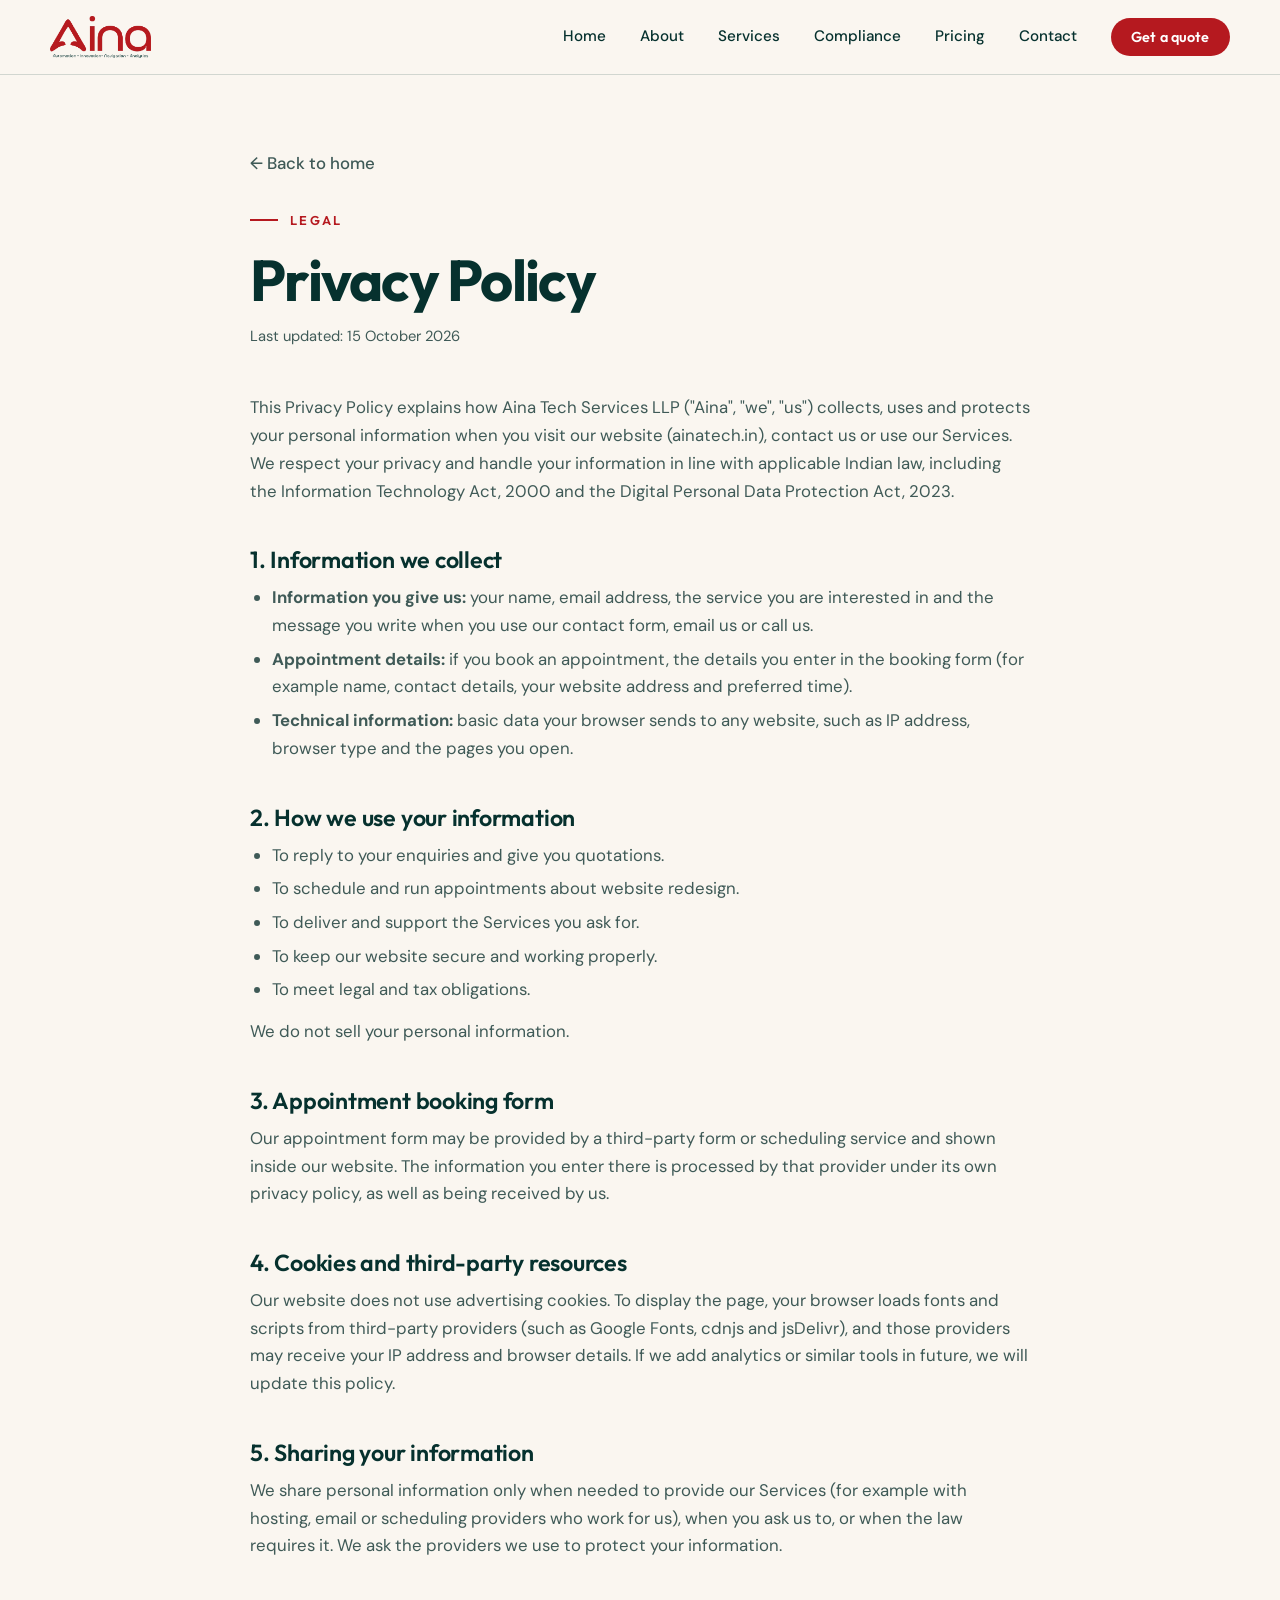
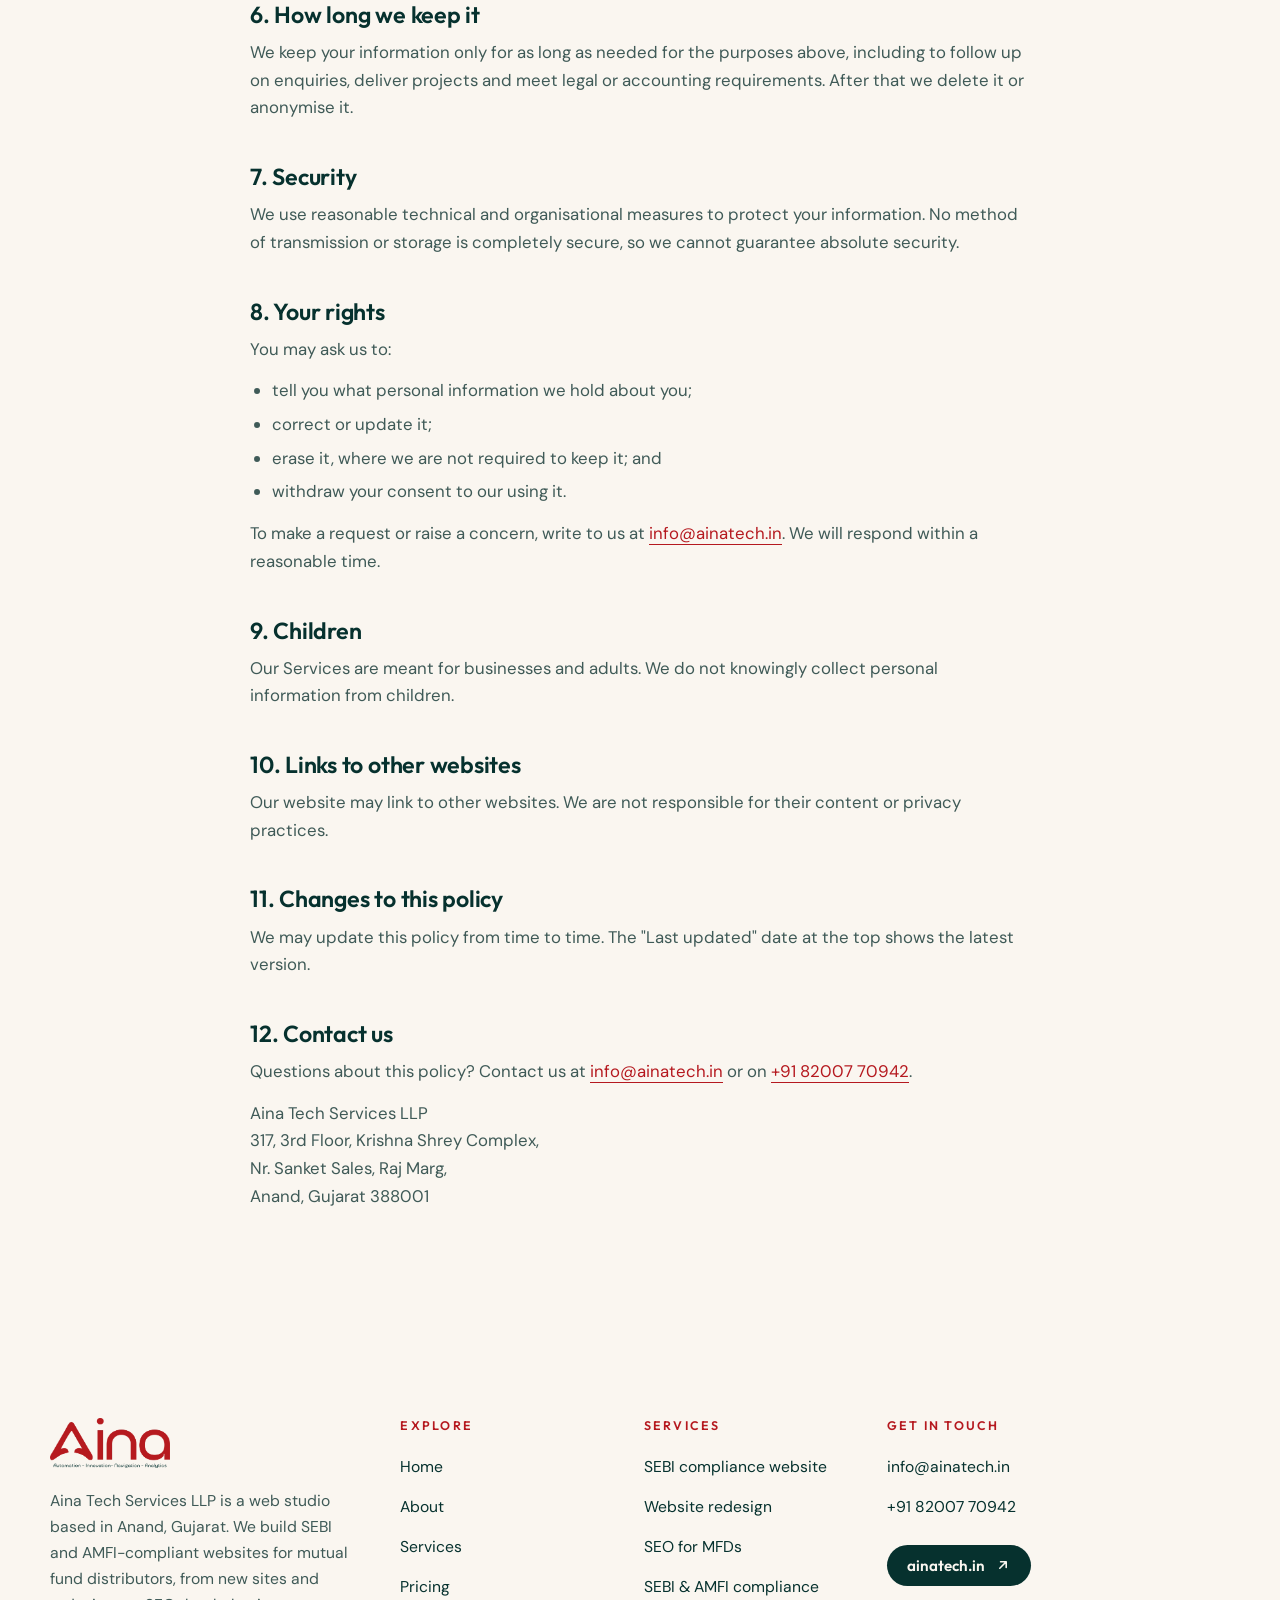
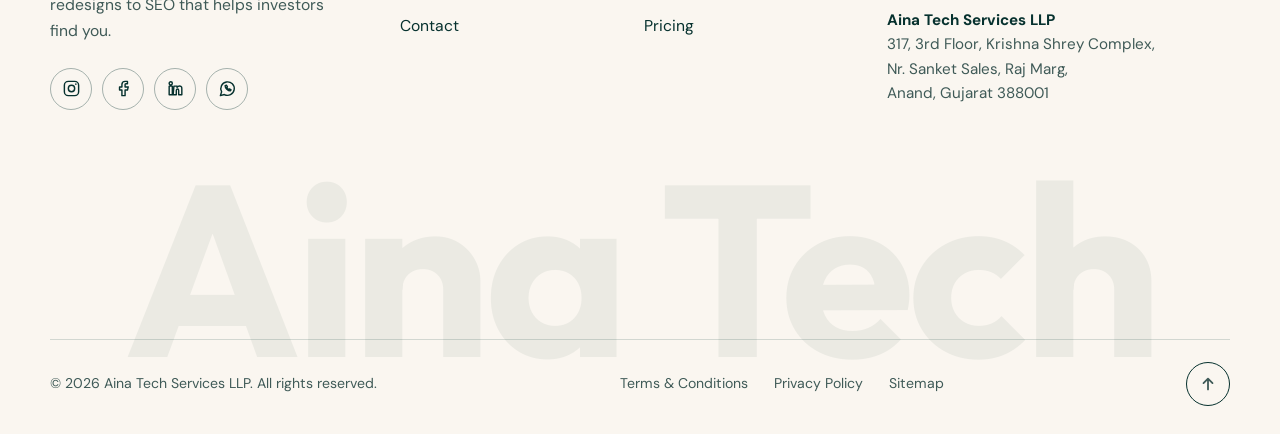
<file: privacy.html>
<!doctype html>
<html lang="en">
<head>
  <meta charset="utf-8">
  <meta name="viewport" content="width=device-width, initial-scale=1">
  <title>Privacy Policy — Aina</title>
  <meta name="description" content="How Aina collects, uses and protects your personal information.">
  <link rel="canonical" href="https://ainatech.in/privacy.html">
  <link rel="icon" href="logo.webp">
  <link rel="preconnect" href="https://fonts.googleapis.com">
  <link rel="preconnect" href="https://fonts.gstatic.com" crossorigin>
  <link href="https://fonts.googleapis.com/css2?family=DM+Sans:wght@400;500;700&family=Outfit:wght@400;500;600;700&display=swap" rel="stylesheet">
  <link rel="stylesheet" href="styles.css">
</head>
<body class="legal">
  <!-- NOTE: This is a general template. Have it reviewed by a legal professional before relying on it. -->
  <header class="nav scrolled" id="nav">
    <div class="wrap nav__inner">
      <a href="index.html#home" class="brand" aria-label="Aina — home"><img src="logo.webp" alt="Aina" width="104" height="43"></a>
      <nav class="nav__links" id="navLinks" aria-label="Main">
        <a href="index.html#home">Home</a>
        <a href="index.html#about">About</a>
        <a href="index.html#services">Services</a>
        <a href="index.html#sebi">Compliance</a>
        <a href="index.html#pricing">Pricing</a>
        <a href="index.html#contact">Contact</a>
        <a href="index.html#contact" class="btn btn--sm">Get a quote</a>
      </nav>
      <button class="burger" id="burger" aria-label="Menu" aria-expanded="false" aria-controls="navLinks"><span></span><span></span></button>
    </div>
  </header>

  <main class="legal__main">
    <div class="wrap legal__wrap">
      <a href="index.html" class="legal__back">← Back to home</a>
      <p class="label">Legal</p>
      <h1>Privacy Policy</h1>
      <p class="legal__date">Last updated: 15 October 2026</p>

      <div class="legal__body">
        <p>This Privacy Policy explains how Aina Tech Services LLP ("Aina", "we", "us") collects, uses and protects your personal information when you visit our website (ainatech.in), contact us or use our Services. We respect your privacy and handle your information in line with applicable Indian law, including the Information Technology Act, 2000 and the Digital Personal Data Protection Act, 2023.</p>

        <h2>1. Information we collect</h2>
        <ul>
          <li><strong>Information you give us:</strong> your name, email address, the service you are interested in and the message you write when you use our contact form, email us or call us.</li>
          <li><strong>Appointment details:</strong> if you book an appointment, the details you enter in the booking form (for example name, contact details, your website address and preferred time).</li>
          <li><strong>Technical information:</strong> basic data your browser sends to any website, such as IP address, browser type and the pages you open.</li>
        </ul>

        <h2>2. How we use your information</h2>
        <ul>
          <li>To reply to your enquiries and give you quotations.</li>
          <li>To schedule and run appointments about website redesign.</li>
          <li>To deliver and support the Services you ask for.</li>
          <li>To keep our website secure and working properly.</li>
          <li>To meet legal and tax obligations.</li>
        </ul>
        <p>We do not sell your personal information.</p>

        <h2>3. Appointment booking form</h2>
        <p>Our appointment form may be provided by a third-party form or scheduling service and shown inside our website. The information you enter there is processed by that provider under its own privacy policy, as well as being received by us.</p>

        <h2>4. Cookies and third-party resources</h2>
        <p>Our website does not use advertising cookies. To display the page, your browser loads fonts and scripts from third-party providers (such as Google Fonts, cdnjs and jsDelivr), and those providers may receive your IP address and browser details. If we add analytics or similar tools in future, we will update this policy.</p>

        <h2>5. Sharing your information</h2>
        <p>We share personal information only when needed to provide our Services (for example with hosting, email or scheduling providers who work for us), when you ask us to, or when the law requires it. We ask the providers we use to protect your information.</p>

        <h2>6. How long we keep it</h2>
        <p>We keep your information only for as long as needed for the purposes above, including to follow up on enquiries, deliver projects and meet legal or accounting requirements. After that we delete it or anonymise it.</p>

        <h2>7. Security</h2>
        <p>We use reasonable technical and organisational measures to protect your information. No method of transmission or storage is completely secure, so we cannot guarantee absolute security.</p>

        <h2>8. Your rights</h2>
        <p>You may ask us to:</p>
        <ul>
          <li>tell you what personal information we hold about you;</li>
          <li>correct or update it;</li>
          <li>erase it, where we are not required to keep it; and</li>
          <li>withdraw your consent to our using it.</li>
        </ul>
        <p>To make a request or raise a concern, write to us at <a href="mailto:info@ainatech.in">info@ainatech.in</a>. We will respond within a reasonable time.</p>

        <h2>9. Children</h2>
        <p>Our Services are meant for businesses and adults. We do not knowingly collect personal information from children.</p>

        <h2>10. Links to other websites</h2>
        <p>Our website may link to other websites. We are not responsible for their content or privacy practices.</p>

        <h2>11. Changes to this policy</h2>
        <p>We may update this policy from time to time. The "Last updated" date at the top shows the latest version.</p>

        <h2>12. Contact us</h2>
        <p>Questions about this policy? Contact us at <a href="mailto:info@ainatech.in">info@ainatech.in</a> or on <a href="tel:+918200770942">+91 82007 70942</a>.</p>
        <address>Aina Tech Services LLP<br>317, 3rd Floor, Krishna Shrey Complex,<br>Nr. Sanket Sales, Raj Marg,<br>Anand, Gujarat 388001</address>
      </div>
    </div>
  </main>

  <footer class="footer">
    <div class="wrap">
      <div class="footer__grid">
        <div class="footer__brand">
          <a href="index.html#home" aria-label="Aina — home"><img src="logo.webp" alt="Aina" width="120" height="50"></a>
          <p>Aina Tech Services LLP is a web studio based in Anand, Gujarat. We build SEBI and AMFI-compliant websites for mutual fund distributors, from new sites and redesigns to SEO that helps investors find you.</p>
          <div class="socials">
            <a href="https://www.instagram.com/ainatechservices/" target="_blank" rel="noopener" aria-label="Aina Tech Services on Instagram"><svg viewBox="0 0 24 24" aria-hidden="true"><rect x="3" y="3" width="18" height="18" rx="5"/><circle cx="12" cy="12" r="4"/><circle cx="17.5" cy="6.5" r="1" class="dot"/></svg></a>
            <a href="https://www.facebook.com/Ainatechservices/" target="_blank" rel="noopener" aria-label="Aina Tech Services on Facebook"><svg viewBox="0 0 24 24" aria-hidden="true"><path d="M17 3h-3a4 4 0 0 0-4 4v3H7v4h3v7h4v-7h3l1-4h-4V7a1 1 0 0 1 1-1h2z"/></svg></a>
            <a href="https://www.linkedin.com/in/aina-tech-services-a6a16524a/" target="_blank" rel="noopener" aria-label="Aina Tech Services on LinkedIn"><svg viewBox="0 0 24 24" aria-hidden="true"><path d="M4 9h4v11H4zM6 3.5a2 2 0 1 1 0 4 2 2 0 0 1 0-4zM10 9h4v1.6c.6-1 1.8-1.8 3.2-1.8 3 0 2.8 2.6 2.8 4.7V20h-4v-5.4c0-1.1-.1-2-1.3-2s-1.7.9-1.7 2V20h-4z"/></svg></a>
            <a href="https://wa.me/918200770942" target="_blank" rel="noopener" aria-label="Chat with Aina Tech Services on WhatsApp"><svg viewBox="0 0 24 24" aria-hidden="true"><path d="M3 21l1.6-4.8A8.5 8.5 0 1 1 8 19.6z"/><path d="M9 8.5c0 3 3.5 6.5 6.5 6.5l1-1.4-2-1.1-.9.7c-1-.4-2-1.4-2.4-2.4l.7-.9-1.1-2z"/></svg></a>
          </div>
        </div>
        <nav class="footer__col" aria-label="Explore">
          <h4>Explore</h4>
          <ul>
            <li><a href="index.html#home">Home</a></li>
            <li><a href="index.html#about">About</a></li>
            <li><a href="index.html#services">Services</a></li>
            <li><a href="index.html#pricing">Pricing</a></li>
            <li><a href="index.html#contact">Contact</a></li>
          </ul>
        </nav>
        <nav class="footer__col" aria-label="Services">
          <h4>Services</h4>
          <ul>
            <li><a href="index.html#services">SEBI compliance website</a></li>
            <li><a href="index.html#services">Website redesign</a></li>
            <li><a href="index.html#services">SEO for MFDs</a></li>
            <li><a href="index.html#sebi">SEBI &amp; AMFI compliance</a></li>
            <li><a href="index.html#pricing">Pricing</a></li>
          </ul>
        </nav>
        <div class="footer__col">
          <h4>Get in touch</h4>
          <ul>
            <li><a href="mailto:info@ainatech.in">info@ainatech.in</a></li>
            <li><a href="tel:+918200770942">+91 82007 70942</a></li>
          </ul>
          <a class="footer__site" href="https://ainatech.in" target="_blank" rel="noopener"><span>ainatech.in</span><svg viewBox="0 0 20 20" aria-hidden="true"><path d="M6 14 14 6M7 6h7v7"/></svg></a>
          <address class="footer__addr"><strong>Aina Tech Services LLP</strong><br>317, 3rd Floor, Krishna Shrey Complex,<br>Nr. Sanket Sales, Raj Marg,<br>Anand, Gujarat 388001</address>
        </div>
      </div>
      <div class="footer__word" aria-hidden="true">Aina Tech</div>
      <div class="footer__bar">
        <p>© <span id="year"></span> Aina Tech Services LLP. All rights reserved.</p>
        <nav class="footer__legal" aria-label="Legal">
          <a href="terms.html">Terms &amp; Conditions</a>
          <a href="privacy.html">Privacy Policy</a>
          <a href="sitemap.xml">Sitemap</a>
        </nav>
        <a href="#top" class="totop" aria-label="Back to top"><svg viewBox="0 0 20 20" aria-hidden="true"><path d="M10 16V4M5 9l5-5 5 5"/></svg></a>
      </div>
    </div>
  </footer>
  <script src="legal.js"></script>
</body>
</html>
</file>
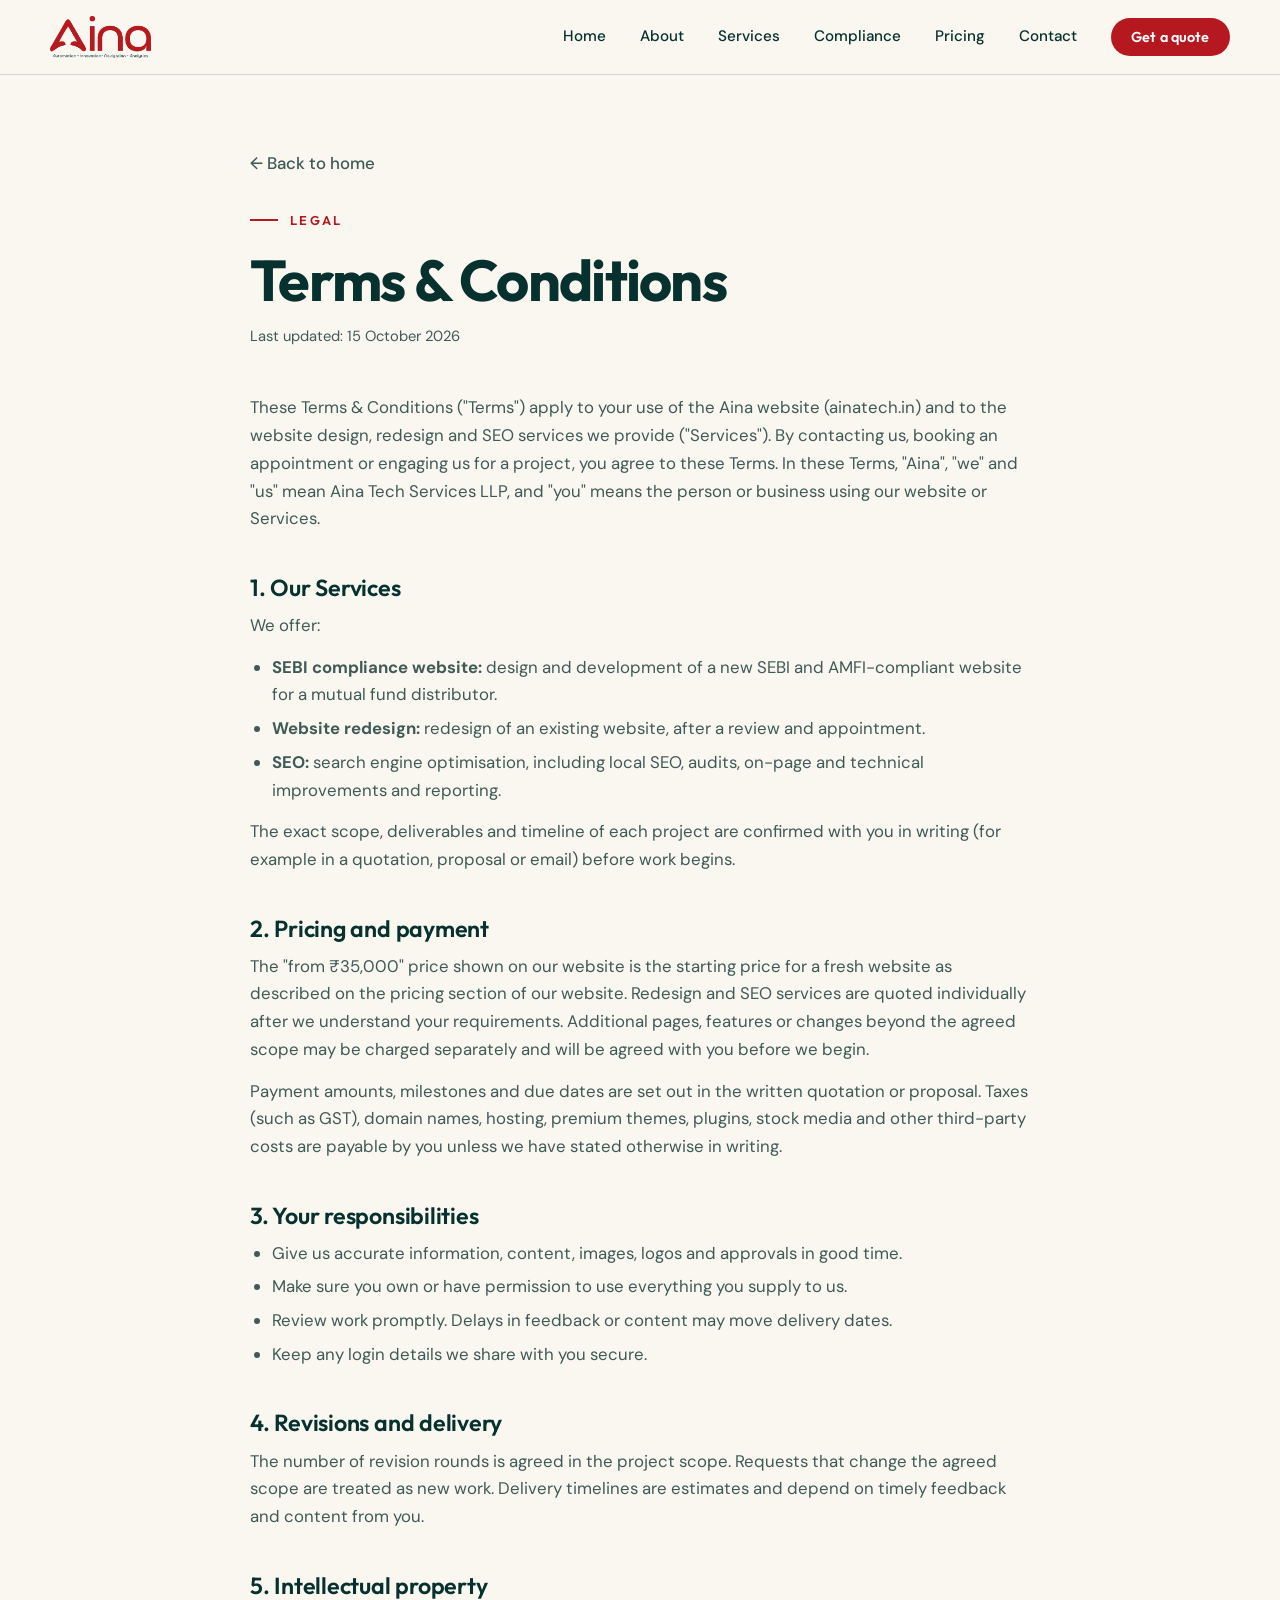
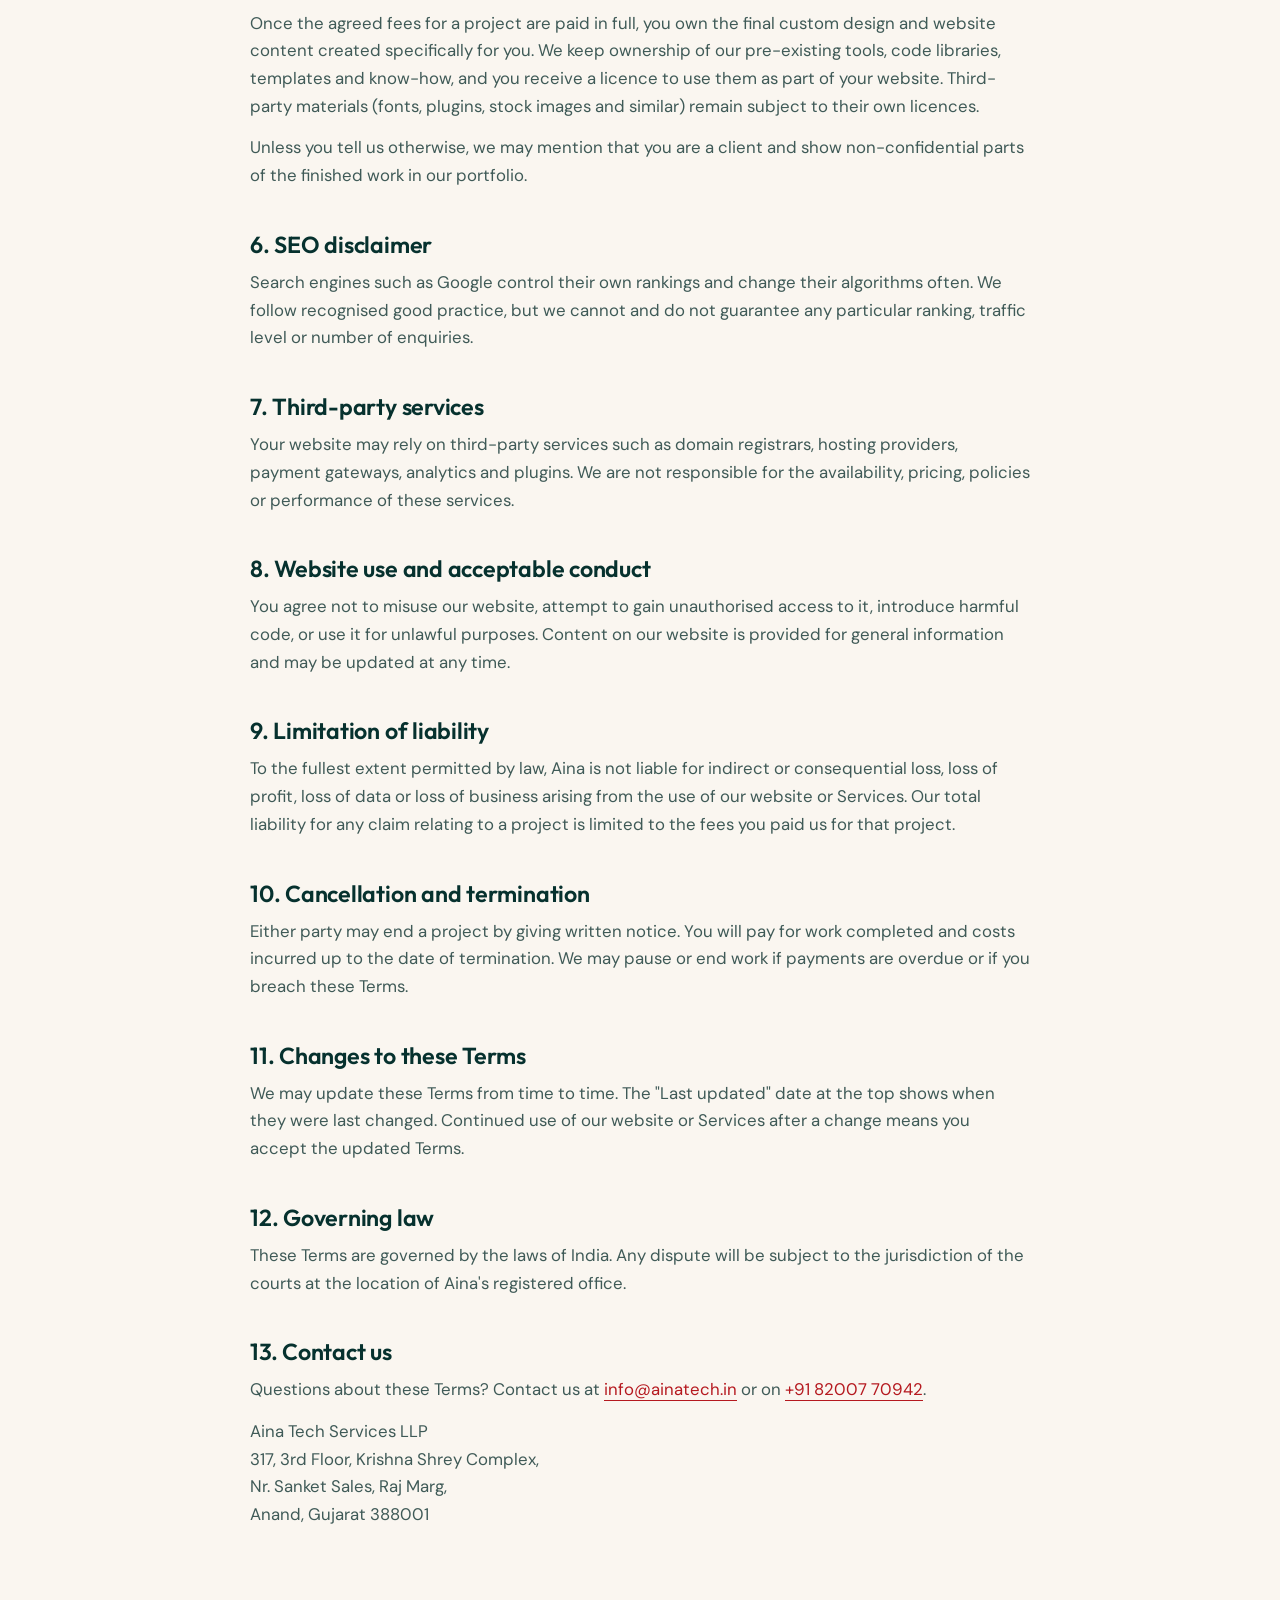
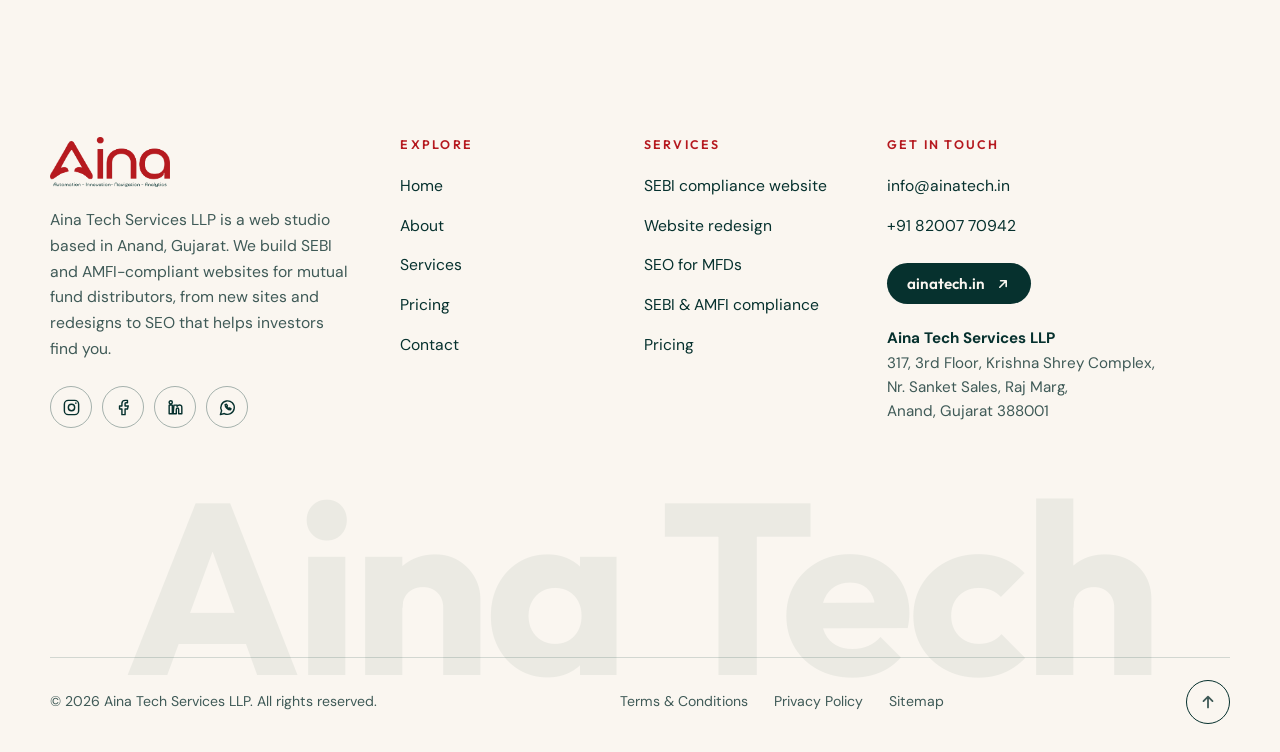
<file: terms.html>
<!doctype html>
<html lang="en">
<head>
  <meta charset="utf-8">
  <meta name="viewport" content="width=device-width, initial-scale=1">
  <title>Terms &amp; Conditions — Aina</title>
  <meta name="description" content="The terms that apply when you work with Aina for website design, redesign and SEO services.">
  <link rel="canonical" href="https://ainatech.in/terms.html">
  <link rel="icon" href="logo.webp">
  <link rel="preconnect" href="https://fonts.googleapis.com">
  <link rel="preconnect" href="https://fonts.gstatic.com" crossorigin>
  <link href="https://fonts.googleapis.com/css2?family=DM+Sans:wght@400;500;700&family=Outfit:wght@400;500;600;700&display=swap" rel="stylesheet">
  <link rel="stylesheet" href="styles.css">
</head>
<body class="legal">
  <!-- NOTE: This is a general template. Have it reviewed by a legal professional before relying on it. -->
  <header class="nav scrolled" id="nav">
    <div class="wrap nav__inner">
      <a href="index.html#home" class="brand" aria-label="Aina — home"><img src="logo.webp" alt="Aina" width="104" height="43"></a>
      <nav class="nav__links" id="navLinks" aria-label="Main">
        <a href="index.html#home">Home</a>
        <a href="index.html#about">About</a>
        <a href="index.html#services">Services</a>
        <a href="index.html#sebi">Compliance</a>
        <a href="index.html#pricing">Pricing</a>
        <a href="index.html#contact">Contact</a>
        <a href="index.html#contact" class="btn btn--sm">Get a quote</a>
      </nav>
      <button class="burger" id="burger" aria-label="Menu" aria-expanded="false" aria-controls="navLinks"><span></span><span></span></button>
    </div>
  </header>

  <main class="legal__main">
    <div class="wrap legal__wrap">
      <a href="index.html" class="legal__back">← Back to home</a>
      <p class="label">Legal</p>
      <h1>Terms &amp; Conditions</h1>
      <p class="legal__date">Last updated: 15 October 2026</p>

      <div class="legal__body">
        <p>These Terms &amp; Conditions ("Terms") apply to your use of the Aina website (ainatech.in) and to the website design, redesign and SEO services we provide ("Services"). By contacting us, booking an appointment or engaging us for a project, you agree to these Terms. In these Terms, "Aina", "we" and "us" mean Aina Tech Services LLP, and "you" means the person or business using our website or Services.</p>

        <h2>1. Our Services</h2>
        <p>We offer:</p>
        <ul>
          <li><strong>SEBI compliance website:</strong> design and development of a new SEBI and AMFI-compliant website for a mutual fund distributor.</li>
          <li><strong>Website redesign:</strong> redesign of an existing website, after a review and appointment.</li>
          <li><strong>SEO:</strong> search engine optimisation, including local SEO, audits, on-page and technical improvements and reporting.</li>
        </ul>
        <p>The exact scope, deliverables and timeline of each project are confirmed with you in writing (for example in a quotation, proposal or email) before work begins.</p>

        <h2>2. Pricing and payment</h2>
        <p>The "from ₹35,000" price shown on our website is the starting price for a fresh website as described on the pricing section of our website. Redesign and SEO services are quoted individually after we understand your requirements. Additional pages, features or changes beyond the agreed scope may be charged separately and will be agreed with you before we begin.</p>
        <p>Payment amounts, milestones and due dates are set out in the written quotation or proposal. Taxes (such as GST), domain names, hosting, premium themes, plugins, stock media and other third-party costs are payable by you unless we have stated otherwise in writing.</p>

        <h2>3. Your responsibilities</h2>
        <ul>
          <li>Give us accurate information, content, images, logos and approvals in good time.</li>
          <li>Make sure you own or have permission to use everything you supply to us.</li>
          <li>Review work promptly. Delays in feedback or content may move delivery dates.</li>
          <li>Keep any login details we share with you secure.</li>
        </ul>

        <h2>4. Revisions and delivery</h2>
        <p>The number of revision rounds is agreed in the project scope. Requests that change the agreed scope are treated as new work. Delivery timelines are estimates and depend on timely feedback and content from you.</p>

        <h2>5. Intellectual property</h2>
        <p>Once the agreed fees for a project are paid in full, you own the final custom design and website content created specifically for you. We keep ownership of our pre-existing tools, code libraries, templates and know-how, and you receive a licence to use them as part of your website. Third-party materials (fonts, plugins, stock images and similar) remain subject to their own licences.</p>
        <p>Unless you tell us otherwise, we may mention that you are a client and show non-confidential parts of the finished work in our portfolio.</p>

        <h2>6. SEO disclaimer</h2>
        <p>Search engines such as Google control their own rankings and change their algorithms often. We follow recognised good practice, but we cannot and do not guarantee any particular ranking, traffic level or number of enquiries.</p>

        <h2>7. Third-party services</h2>
        <p>Your website may rely on third-party services such as domain registrars, hosting providers, payment gateways, analytics and plugins. We are not responsible for the availability, pricing, policies or performance of these services.</p>

        <h2>8. Website use and acceptable conduct</h2>
        <p>You agree not to misuse our website, attempt to gain unauthorised access to it, introduce harmful code, or use it for unlawful purposes. Content on our website is provided for general information and may be updated at any time.</p>

        <h2>9. Limitation of liability</h2>
        <p>To the fullest extent permitted by law, Aina is not liable for indirect or consequential loss, loss of profit, loss of data or loss of business arising from the use of our website or Services. Our total liability for any claim relating to a project is limited to the fees you paid us for that project.</p>

        <h2>10. Cancellation and termination</h2>
        <p>Either party may end a project by giving written notice. You will pay for work completed and costs incurred up to the date of termination. We may pause or end work if payments are overdue or if you breach these Terms.</p>

        <h2>11. Changes to these Terms</h2>
        <p>We may update these Terms from time to time. The "Last updated" date at the top shows when they were last changed. Continued use of our website or Services after a change means you accept the updated Terms.</p>

        <h2>12. Governing law</h2>
        <p>These Terms are governed by the laws of India. Any dispute will be subject to the jurisdiction of the courts at the location of Aina's registered office.</p>

        <h2>13. Contact us</h2>
        <p>Questions about these Terms? Contact us at <a href="mailto:info@ainatech.in">info@ainatech.in</a> or on <a href="tel:+918200770942">+91 82007 70942</a>.</p>
        <address>Aina Tech Services LLP<br>317, 3rd Floor, Krishna Shrey Complex,<br>Nr. Sanket Sales, Raj Marg,<br>Anand, Gujarat 388001</address>
      </div>
    </div>
  </main>

  <footer class="footer">
    <div class="wrap">
      <div class="footer__grid">
        <div class="footer__brand">
          <a href="index.html#home" aria-label="Aina — home"><img src="logo.webp" alt="Aina" width="120" height="50"></a>
          <p>Aina Tech Services LLP is a web studio based in Anand, Gujarat. We build SEBI and AMFI-compliant websites for mutual fund distributors, from new sites and redesigns to SEO that helps investors find you.</p>
          <div class="socials">
            <a href="https://www.instagram.com/ainatechservices/" target="_blank" rel="noopener" aria-label="Aina Tech Services on Instagram"><svg viewBox="0 0 24 24" aria-hidden="true"><rect x="3" y="3" width="18" height="18" rx="5"/><circle cx="12" cy="12" r="4"/><circle cx="17.5" cy="6.5" r="1" class="dot"/></svg></a>
            <a href="https://www.facebook.com/Ainatechservices/" target="_blank" rel="noopener" aria-label="Aina Tech Services on Facebook"><svg viewBox="0 0 24 24" aria-hidden="true"><path d="M17 3h-3a4 4 0 0 0-4 4v3H7v4h3v7h4v-7h3l1-4h-4V7a1 1 0 0 1 1-1h2z"/></svg></a>
            <a href="https://www.linkedin.com/in/aina-tech-services-a6a16524a/" target="_blank" rel="noopener" aria-label="Aina Tech Services on LinkedIn"><svg viewBox="0 0 24 24" aria-hidden="true"><path d="M4 9h4v11H4zM6 3.5a2 2 0 1 1 0 4 2 2 0 0 1 0-4zM10 9h4v1.6c.6-1 1.8-1.8 3.2-1.8 3 0 2.8 2.6 2.8 4.7V20h-4v-5.4c0-1.1-.1-2-1.3-2s-1.7.9-1.7 2V20h-4z"/></svg></a>
            <a href="https://wa.me/918200770942" target="_blank" rel="noopener" aria-label="Chat with Aina Tech Services on WhatsApp"><svg viewBox="0 0 24 24" aria-hidden="true"><path d="M3 21l1.6-4.8A8.5 8.5 0 1 1 8 19.6z"/><path d="M9 8.5c0 3 3.5 6.5 6.5 6.5l1-1.4-2-1.1-.9.7c-1-.4-2-1.4-2.4-2.4l.7-.9-1.1-2z"/></svg></a>
          </div>
        </div>
        <nav class="footer__col" aria-label="Explore">
          <h4>Explore</h4>
          <ul>
            <li><a href="index.html#home">Home</a></li>
            <li><a href="index.html#about">About</a></li>
            <li><a href="index.html#services">Services</a></li>
            <li><a href="index.html#pricing">Pricing</a></li>
            <li><a href="index.html#contact">Contact</a></li>
          </ul>
        </nav>
        <nav class="footer__col" aria-label="Services">
          <h4>Services</h4>
          <ul>
            <li><a href="index.html#services">SEBI compliance website</a></li>
            <li><a href="index.html#services">Website redesign</a></li>
            <li><a href="index.html#services">SEO for MFDs</a></li>
            <li><a href="index.html#sebi">SEBI &amp; AMFI compliance</a></li>
            <li><a href="index.html#pricing">Pricing</a></li>
          </ul>
        </nav>
        <div class="footer__col">
          <h4>Get in touch</h4>
          <ul>
            <li><a href="mailto:info@ainatech.in">info@ainatech.in</a></li>
            <li><a href="tel:+918200770942">+91 82007 70942</a></li>
          </ul>
          <a class="footer__site" href="https://ainatech.in" target="_blank" rel="noopener"><span>ainatech.in</span><svg viewBox="0 0 20 20" aria-hidden="true"><path d="M6 14 14 6M7 6h7v7"/></svg></a>
          <address class="footer__addr"><strong>Aina Tech Services LLP</strong><br>317, 3rd Floor, Krishna Shrey Complex,<br>Nr. Sanket Sales, Raj Marg,<br>Anand, Gujarat 388001</address>
        </div>
      </div>
      <div class="footer__word" aria-hidden="true">Aina Tech</div>
      <div class="footer__bar">
        <p>© <span id="year"></span> Aina Tech Services LLP. All rights reserved.</p>
        <nav class="footer__legal" aria-label="Legal">
          <a href="terms.html">Terms &amp; Conditions</a>
          <a href="privacy.html">Privacy Policy</a>
          <a href="sitemap.xml">Sitemap</a>
        </nav>
        <a href="#top" class="totop" aria-label="Back to top"><svg viewBox="0 0 20 20" aria-hidden="true"><path d="M10 16V4M5 9l5-5 5 5"/></svg></a>
      </div>
    </div>
  </footer>
  <script src="legal.js"></script>
</body>
</html>
</file>
<file: styles.css>
:root{
  --paper:#faf6f0; --tint:#f2ece2; --ink:#06312e; --ink-soft:#3f5a57;
  --red:#b5191f; --red-dark:#8f1217; --line:rgba(6,49,46,.16); --line-strong:rgba(6,49,46,.35);
  --ease:cubic-bezier(.22,.8,.2,1);
}
*{box-sizing:border-box;margin:0;padding:0}
html{scroll-behavior:smooth;scroll-padding-top:70px}
body{font:400 1.05rem/1.65 "DM Sans",system-ui,sans-serif;background:var(--paper);color:var(--ink);overflow-x:hidden;-webkit-font-smoothing:antialiased}
a{color:inherit;text-decoration:none}
ul,ol{list-style:none}
img{display:block;max-width:100%}
svg{display:block;overflow:visible}
.wrap{width:min(1180px,100% - 48px);margin-inline:auto}
h1,h2,h3,h4{font-family:Outfit,sans-serif;font-weight:600;line-height:1.08;letter-spacing:-.02em}
::selection{background:var(--red);color:#fff}

/* initial states — only when JS animation is running */
html.js:not(.no-anim) :is(.rise,.reveal){opacity:0}
html.js:not(.no-anim) h1 .line>span{visibility:hidden}
html.js:not(.no-anim) .hero__art{visibility:hidden}
html.motion-ready:not(.no-anim) .tags li{opacity:0}

.progress{position:fixed;top:0;left:0;right:0;height:3px;background:var(--red);transform:scaleX(0);transform-origin:left;z-index:80}

/* nav */
.nav{position:fixed;inset:0 0 auto 0;z-index:50;transition:background .3s,box-shadow .3s}
.nav.scrolled{background:rgba(250,246,240,.92);backdrop-filter:blur(10px);box-shadow:0 1px 0 var(--line)}
.nav__inner{display:flex;align-items:center;justify-content:space-between;height:74px}
.brand img{height:42px;width:auto}
.nav__links{display:flex;align-items:center;gap:34px;font-weight:500;font-size:.95rem}
.nav__links a:not(.btn){position:relative;padding:4px 0}
.nav__links a:not(.btn)::after{content:"";position:absolute;left:0;right:0;bottom:-2px;height:2px;background:var(--red);transform:scaleX(0);transform-origin:left;transition:transform .35s var(--ease)}
.nav__links a:not(.btn):hover::after,.nav__links a.active::after{transform:scaleX(1)}
.burger{display:none;width:42px;height:42px;background:none;border:0;cursor:pointer;position:relative}
.burger span{position:absolute;left:9px;right:9px;height:2px;background:var(--ink);transition:.3s var(--ease)}
.burger span:first-child{top:16px}.burger span:last-child{top:25px}
.burger.open span:first-child{top:20px;transform:rotate(45deg)}
.burger.open span:last-child{top:20px;transform:rotate(-45deg)}

/* buttons / links */
.btn{display:inline-block;padding:15px 30px;border-radius:999px;background:var(--red);color:#fff;font:600 .98rem Outfit,sans-serif;letter-spacing:.01em;border:0;cursor:pointer;transition:background .25s,box-shadow .25s;will-change:transform}
.btn:hover{background:var(--red-dark);box-shadow:0 12px 24px -10px rgba(181,25,31,.6)}
.btn--sm{padding:10px 20px;font-size:.9rem}
.btn--light{background:var(--paper);color:var(--ink)}
.btn--light:hover{background:#fff;box-shadow:0 12px 24px -10px rgba(0,0,0,.5)}
.link{font-weight:500;border-bottom:1.5px solid var(--ink);padding-bottom:2px;transition:color .2s,border-color .2s}
.link:hover{color:var(--red);border-color:var(--red)}
.label{font:600 .8rem Outfit,sans-serif;letter-spacing:.18em;text-transform:uppercase;color:var(--red);margin-bottom:22px;display:flex;align-items:center;gap:12px}
.label::before{content:"";width:28px;height:2px;background:currentColor}
.ui-card{background:#fff;border:1px solid var(--line);border-radius:20px;box-shadow:0 24px 50px -24px rgba(6,49,46,.35)}

/* hero */
.hero{position:relative;min-height:100vh;display:flex;flex-direction:column;justify-content:flex-end;padding-top:100px;overflow:hidden}
.hero__dots{position:absolute;inset:-10% 0;background-image:radial-gradient(rgba(6,49,46,.17) 1.2px,transparent 1.3px);background-size:30px 30px;mask-image:radial-gradient(ellipse 80% 70% at 70% 40%,#000 10%,transparent 75%);-webkit-mask-image:radial-gradient(ellipse 80% 70% at 70% 40%,#000 10%,transparent 75%)}
.hero__inner{position:relative;display:grid;grid-template-columns:1.05fr .95fr;gap:30px;align-items:center;padding-block:30px 60px}
.kicker{font:500 .8rem Outfit,sans-serif;letter-spacing:.2em;text-transform:uppercase;color:var(--ink-soft);margin-bottom:26px}
h1{font-size:clamp(2.8rem,6vw,5.4rem);font-weight:700;letter-spacing:-.04em;line-height:1}
h1 .line{display:block;overflow:hidden;padding-bottom:.1em;margin-bottom:-.1em}
h1 .line>span{display:block}
h1 em{font-style:normal;color:var(--red);position:relative}
h1 em::after{content:"";position:absolute;left:0;right:0;bottom:.02em;height:.07em;background:var(--red);transform:scaleX(0);transform-origin:left;transition:transform .9s var(--ease)}
h1 em.on::after,html:not(.js) h1 em::after,html.no-anim h1 em::after{transform:scaleX(1)}
.lead{max-width:500px;font-size:1.15rem;color:var(--ink-soft);margin:34px 0}
.hero__cta{display:flex;align-items:center;gap:28px;flex-wrap:wrap}

/* hero art */
.hero__art{position:relative;width:100%;max-width:580px;justify-self:end}
.hero__art>svg{width:100%;height:auto}
.ring__line{fill:none;stroke:var(--ink);stroke-opacity:.28;stroke-width:1.2;stroke-dasharray:2 8;stroke-linecap:round}
.ring__dot{fill:var(--red)}.ring__dot--ink{fill:var(--ink)}
.conn{fill:none;stroke:var(--ink);stroke-opacity:.4;stroke-width:1.6;stroke-linecap:round}
.packet{fill:var(--red)}
.spark path{stroke:var(--red);stroke-width:2;stroke-linecap:round}
.pill rect{fill:var(--paper);stroke:var(--line-strong);stroke-width:1.2;filter:drop-shadow(0 8px 12px rgba(6,49,46,.14))}
.pill circle{fill:var(--red)}
.pill text{font:600 14.5px Outfit,sans-serif;fill:var(--ink)}
.hub__bg{fill:var(--red)}
.hub__a{fill:none;stroke:var(--paper);stroke-width:7;stroke-linecap:round;stroke-linejoin:round}
.pulse{fill:none;stroke:var(--red);stroke-width:2}
.wf{position:absolute;left:calc(50% - 138px);bottom:-1%;width:276px;padding:16px 18px 14px}
.wf__head{display:flex;align-items:center;gap:9px;font:600 .88rem Outfit,sans-serif;margin-bottom:10px}
.wf__head em{margin-left:auto;font:500 .72rem DM Sans,sans-serif;font-style:normal;color:var(--red);background:rgba(181,25,31,.1);padding:2px 9px;border-radius:99px}
.wf__dot{width:8px;height:8px;border-radius:50%;background:var(--red)}
.wf ul{display:grid;gap:7px}
.wf li{display:flex;align-items:center;gap:10px;font-size:.88rem;color:var(--ink-soft)}
.tick{width:18px;height:18px;flex:none}
.tick circle{fill:none;stroke:var(--line-strong);stroke-width:1.5}
.tick path{fill:none;stroke:#fff;stroke-width:2;stroke-linecap:round;stroke-linejoin:round;stroke-dasharray:14;stroke-dashoffset:14}
.wf__bar{height:4px;background:var(--tint);border-radius:4px;margin-top:12px;overflow:hidden}
.wf__bar span{display:block;height:100%;background:var(--red);transform:scaleX(0);transform-origin:left}

.ticker{position:relative;background:var(--ink);color:var(--paper);overflow:hidden;white-space:nowrap;border-top:1px solid rgba(250,246,240,.08)}
.ticker__track{display:flex;width:max-content;animation:marquee 45s linear infinite}
.ticker:hover .ticker__track{animation-play-state:paused}
.ticker__group{display:flex;flex-shrink:0;align-items:center;justify-content:space-around;gap:0 clamp(24px,3vw,48px);min-width:100vw;padding:20px clamp(12px,1.5vw,24px)}
.t-item{display:inline-flex;align-items:center;gap:14px;font:500 1.15rem Outfit,sans-serif;letter-spacing:.02em}
.t-ico{display:grid;place-items:center;width:40px;height:40px;border-radius:50%;background:rgba(250,246,240,.08);border:1px solid rgba(250,246,240,.14);transition:background .3s,transform .3s var(--ease)}
.t-ico svg{width:20px;height:20px;fill:none;stroke:#fff;stroke-width:1.8;stroke-linecap:round;stroke-linejoin:round}
.t-item:hover .t-ico{background:var(--red);border-color:var(--red);transform:rotate(-8deg) scale(1.08)}
.t-star{width:14px;height:14px;flex:none;fill:var(--red)}
@keyframes marquee{to{transform:translateX(-50%)}}

/* sections */
.section{padding:130px 0}
.section--tint{background:var(--tint)}
h2{font-size:clamp(1.9rem,4.2vw,3.2rem)}

/* about */
.about{display:grid;grid-template-columns:1fr 1fr;gap:90px}
.about__head h2{font-size:clamp(1.7rem,3.3vw,2.6rem);line-height:1.2}
.about__body>p{color:var(--ink-soft);margin-bottom:20px}
.journey{margin-top:50px;max-width:520px}
.journey svg{width:100%;height:auto}
.j-base{fill:none;stroke:var(--line-strong);stroke-width:2;stroke-dasharray:2 8;stroke-linecap:round}
.j-fill{fill:none;stroke:var(--red);stroke-width:3.5;stroke-linecap:round}
.j-node circle{fill:var(--paper);stroke:var(--ink);stroke-width:2;transition:fill .4s,stroke .4s}
.j-node.on circle{fill:var(--red);stroke:var(--red)}
.j-label{font:600 13px Outfit,sans-serif;fill:var(--ink);text-anchor:middle;paint-order:stroke;stroke:var(--paper);stroke-width:6px;stroke-linejoin:round}
.j-rider{fill:var(--ink);stroke:var(--paper);stroke-width:2.5}
.steps{margin-top:44px;border-top:1px solid var(--line)}
.steps li{display:flex;gap:26px;padding:22px 0;border-bottom:1px solid var(--line)}
.steps span{font:600 .95rem Outfit,sans-serif;color:var(--red);padding-top:3px}
.steps h4{font-size:1.2rem;margin-bottom:4px}
.steps p{color:var(--ink-soft);font-size:.98rem}

/* services — bento */
.services__head{margin-bottom:56px}
.services{display:grid;grid-template-columns:repeat(12,1fr);gap:22px}
.svc{--bg:#fff;--fg:var(--ink);--soft:var(--ink-soft);--accent:var(--red);--stage:rgba(6,49,46,.05);--chip:var(--line-strong);
  position:relative;grid-column:span 6;display:flex;flex-direction:column;padding:26px 28px 30px;border-radius:28px;background:var(--bg);color:var(--fg);overflow:hidden;isolation:isolate;
  box-shadow:0 1px 0 rgba(255,255,255,.6) inset,0 20px 40px -28px rgba(6,49,46,.4);transition:box-shadow .4s}
.svc,.svc:nth-child(n){grid-column:span 4}
.svc--redo{--bg:var(--ink);--fg:var(--paper);--soft:rgba(250,246,240,.75);--accent:#ff7a80;--stage:rgba(255,255,255,.07);--chip:rgba(250,246,240,.4)}
.svc--seo{--bg:var(--red);--fg:#fff;--soft:rgba(255,255,255,.85);--accent:#ffd3d5;--stage:rgba(255,255,255,.12);--chip:rgba(255,255,255,.5)}
.svc::before{content:"";position:absolute;inset:0;z-index:-1;background:radial-gradient(420px circle at var(--mx,50%) var(--my,0%),rgba(255,255,255,.22),transparent 60%);opacity:0;transition:opacity .35s}
.svc--web::before{background:radial-gradient(420px circle at var(--mx,50%) var(--my,0%),rgba(181,25,31,.09),transparent 60%)}
.svc:hover::before{opacity:1}
.svc:hover{box-shadow:0 30px 50px -26px rgba(6,49,46,.55)}
.stage{height:190px;border-radius:18px;background:var(--stage);display:grid;place-items:center;margin-bottom:26px}
.stage svg{width:min(100%,290px);height:auto}
.svc__n{position:absolute;top:34px;left:40px;font:500 .85rem Outfit,sans-serif;color:var(--accent);letter-spacing:.1em}
.svc h3{font-size:clamp(1.7rem,2.8vw,2.3rem);margin-bottom:10px}
.svc>p{color:var(--soft);max-width:480px;margin-bottom:22px}
.tags{display:flex;flex-wrap:wrap;gap:8px;margin-top:auto}
.tags li{font-size:.82rem;padding:5px 13px;border:1px solid var(--chip);border-radius:99px;color:var(--fg)}

/* svc graphics */
.win{fill:var(--bg);stroke:var(--fg);stroke-width:2.5}
.win-bar{fill:none;stroke:var(--fg);stroke-width:2;stroke-opacity:.5}
.wdot{fill:var(--accent)}
.blk-hero{fill:var(--accent)}
.blk-c{fill:var(--fg);fill-opacity:.16}
.blk{transform-box:fill-box;transform-origin:top center}
.wline{fill:none;stroke:var(--bg);stroke-width:4;stroke-linecap:round}
.cursor path{fill:var(--fg);stroke:var(--bg);stroke-width:1.5;stroke-linejoin:round}
.mess{fill:var(--fg);fill-opacity:.2;stroke:var(--fg);stroke-opacity:.3;stroke-width:1}
.redo-handle{stroke:var(--accent);stroke-width:2.5}
.redo-knob{fill:var(--accent);stroke:var(--bg);stroke-width:3}
.sbar{fill:var(--bg);stroke:var(--fg);stroke-width:2.5}
.sline{fill:none;stroke:var(--fg);stroke-opacity:.45;stroke-width:4;stroke-linecap:round}
.mag__lens{fill:none;stroke:var(--fg);stroke-width:3}
.mag__handle{stroke:var(--fg);stroke-width:3.5;stroke-linecap:round}
.rbox{fill:var(--fg);fill-opacity:.1}
.rbox--you{fill:var(--accent);fill-opacity:1}
.rdot{fill:var(--fg);fill-opacity:.4}.rdot--you{fill:var(--bg);fill-opacity:1}
.rline{fill:none;stroke:var(--fg);stroke-opacity:.4;stroke-width:3.5;stroke-linecap:round}
.rline--you{stroke:var(--bg);stroke-opacity:.9}
.rtag{font:700 11px Outfit,sans-serif;fill:var(--bg);text-anchor:end}

/* pricing */
.btn--outline{background:transparent;color:var(--ink);box-shadow:inset 0 0 0 1.5px var(--ink)}
.btn--outline:hover{background:var(--ink);color:var(--paper);box-shadow:inset 0 0 0 1.5px var(--ink)}
.plans{display:grid;grid-template-columns:repeat(3,1fr);gap:22px;align-items:stretch}
.plan{position:relative;display:flex;flex-direction:column;padding:34px 30px 32px;border-radius:28px;background:#fff;border:1px solid var(--line);transition:transform .4s var(--ease),box-shadow .4s}
.plan:hover{box-shadow:0 30px 50px -28px rgba(6,49,46,.45)}
.plan h3{font-size:1.5rem;margin-bottom:6px}
.plan__sub{color:var(--ink-soft);font-size:.95rem}
.price{display:flex;align-items:baseline;gap:6px;margin:26px 0 24px;font-family:Outfit,sans-serif;font-weight:700;letter-spacing:-.03em;line-height:1}
.price__cur{font-size:1.9rem;align-self:flex-start;margin-top:.5rem}
.price__num{font-size:clamp(2.8rem,4.2vw,3.8rem);font-variant-numeric:tabular-nums}
.price__per{font:500 .9rem "DM Sans",sans-serif;letter-spacing:0;opacity:.65;margin-left:4px;white-space:nowrap}
.price--text{font-size:2.3rem;margin:34px 0 28px}
.ticks{display:grid;gap:12px;margin-bottom:32px;font-size:.97rem}
.ticks li{position:relative;padding-left:30px}
.ticks li::before{content:"";position:absolute;left:0;top:3px;width:18px;height:18px;border-radius:50%;background:var(--red) url("data:image/svg+xml,%3Csvg xmlns='http://www.w3.org/2000/svg' viewBox='0 0 20 20' fill='none' stroke='white' stroke-width='2.2' stroke-linecap='round' stroke-linejoin='round'%3E%3Cpath d='M5.5 10.5l3 3 6-6.5'/%3E%3C/svg%3E") center/12px no-repeat}
.plan .btn{margin-top:auto;text-align:center}
.plan--main{background:var(--ink);color:var(--paper);border-color:var(--ink)}
.plan--main .plan__sub{color:rgba(250,246,240,.7)}
.plan--main .ticks li::before{background-color:#ff7a80}
.plan__badge{position:absolute;top:-13px;left:30px;font:600 .72rem Outfit,sans-serif;letter-spacing:.1em;text-transform:uppercase;padding:5px 12px;border-radius:99px;background:var(--red);color:#fff}

/* appointment pop-up */
.appt-dialog{border:0;border-radius:24px;padding:0;width:min(760px,94vw);height:min(86vh,840px);background:var(--paper);color:var(--ink);box-shadow:0 40px 100px -20px rgba(0,0,0,.55);overflow:hidden;margin:auto}
.appt-dialog[open]{display:flex;flex-direction:column}
.appt-dialog::backdrop{background:rgba(6,49,46,.7);backdrop-filter:blur(4px)}
.appt__bar{display:flex;justify-content:space-between;align-items:center;gap:16px;padding:14px 18px 14px 24px;border-bottom:1px solid var(--line);font-family:Outfit,sans-serif}
.appt__bar span{display:flex;align-items:center;gap:14px;font-size:.88rem}
.appt__bar a{border-bottom:1px solid currentColor}
.appt__bar a:hover{color:var(--red)}
.appt__bar button{width:36px;height:36px;border-radius:50%;border:1px solid var(--line);background:none;color:var(--ink);cursor:pointer;font-size:.95rem;transition:background .2s}
.appt__bar button:hover{background:var(--tint)}
.appt-dialog iframe{flex:1;width:100%;border:0;background:#fff}

/* contact */
.appt{margin-top:22px;font-size:.95rem;color:rgba(250,246,240,.8)}
.appt a{color:#fff;font-weight:600;border-bottom:1.5px solid var(--red)}
.appt a:hover{color:#ff7a80}
.contact{position:relative;background:var(--ink);color:var(--paper);overflow:hidden}
.contact__art{position:absolute;right:-140px;bottom:-170px;width:560px;height:560px;pointer-events:none}
.contact__art circle{fill:none;stroke:var(--paper);stroke-opacity:.35;stroke-width:1.5}
.contact__art .core{fill:var(--red);stroke:none;stroke-opacity:1}
.contact .label{color:#ff7a80}
.contact__inner{position:relative;display:grid;grid-template-columns:1fr 1fr;gap:90px;align-items:start}
.contact__text h2{margin-bottom:26px}
.contact__text>p{color:rgba(250,246,240,.75);max-width:440px}
.mail{margin-top:34px;display:flex;flex-direction:column;gap:2px}
.mail span{font-size:.85rem;opacity:.6}
.mail a{font:500 1.4rem Outfit,sans-serif;border-bottom:1.5px solid var(--red);align-self:flex-start;padding-bottom:2px;transition:color .2s}
.mail a:hover{color:#ff7a80}
.form{display:grid;gap:24px;padding:36px;background:rgba(250,246,240,.06);border-color:rgba(250,246,240,.16);box-shadow:none;backdrop-filter:blur(8px)}
.field label{display:block;font-size:.85rem;font-weight:500;opacity:.75;margin-bottom:6px}
.field input,.field select,.field textarea{width:100%;background:transparent;border:0;border-bottom:1.5px solid rgba(250,246,240,.35);padding:8px 0 10px;color:var(--paper);font:inherit;outline:0;border-radius:0;resize:vertical;transition:border-color .25s}
.field select{appearance:none;cursor:pointer;background-image:url("data:image/svg+xml,%3Csvg xmlns='http://www.w3.org/2000/svg' width='12' height='8' fill='none' stroke='%23faf6f0' stroke-width='2'%3E%3Cpath d='m1 1 5 5 5-5'/%3E%3C/svg%3E");background-repeat:no-repeat;background-position:right 2px center}
.field select option{color:var(--ink);background:var(--paper)}
.field input:focus,.field select:focus,.field textarea:focus{border-color:#fff}
.field.invalid input,.field.invalid select,.field.invalid textarea{border-color:#ff7a80}
.err{display:block;font-style:normal;font-size:.8rem;color:#ff9b9f;margin-top:5px}
.form__foot{display:flex;align-items:center;gap:16px}
.plane{width:26px;height:26px;fill:#fff;opacity:0}
.form__status{min-height:1.5em;font-size:.95rem}
.form__status.ok{color:#9be3c0}
.btn.loading{opacity:.6;pointer-events:none}

.footer{position:relative;background:var(--paper);color:var(--ink);padding:84px 0 28px;overflow:hidden}
.footer__grid{display:grid;grid-template-columns:1.4fr .9fr .9fr 1.6fr;gap:50px;position:relative;z-index:1}
.footer__brand img{height:50px;width:auto;margin-bottom:20px}
.footer__brand p{color:var(--ink-soft);max-width:370px;margin-bottom:24px;font-size:.98rem}
.footer__brand .footer__pillars{font:500 .78rem Outfit,sans-serif;letter-spacing:.14em;text-transform:uppercase;color:var(--red);margin:6px 0 24px}
.footer__site{display:inline-flex;align-items:center;gap:10px;padding:11px 20px;border-radius:999px;background:var(--ink);color:var(--paper);font:600 .95rem Outfit,sans-serif;transition:background .25s,gap .25s}
.footer__site svg{width:16px;height:16px;fill:none;stroke:currentColor;stroke-width:2;stroke-linecap:round;stroke-linejoin:round}
.footer__site:hover{background:var(--red);gap:14px}
.footer__col h4{font:600 .78rem Outfit,sans-serif;letter-spacing:.18em;text-transform:uppercase;color:var(--red);margin-bottom:20px}
.footer__col ul{display:grid;gap:12px}
.footer__col a{position:relative;color:var(--ink);font-size:.98rem;transition:color .2s}
.footer__col a::after{content:"";position:absolute;left:0;right:0;bottom:-3px;height:1.5px;background:var(--red);transform:scaleX(0);transform-origin:left;transition:transform .3s var(--ease)}
.footer__col a:hover{color:var(--red)}
.footer__col a:hover::after{transform:scaleX(1)}
@property --r{syntax:"<length>";inherits:false;initial-value:0px}
.footer__word{font:700 clamp(4.5rem,19vw,17rem)/.8 Outfit,sans-serif;letter-spacing:-.025em;text-align:center;margin:60px 0 -2vw;user-select:none;white-space:nowrap;cursor:default;
  color:transparent;
  background:radial-gradient(var(--r) circle at var(--mx,50%) var(--my,50%),#b5191f 0%,rgba(181,25,31,.85) 40%,rgba(181,25,31,0) 100%),rgba(6,49,46,.06);
  -webkit-background-clip:text;background-clip:text;transition:--r .5s var(--ease)}
.footer__word:hover{--r:260px}
.footer__bar{position:relative;z-index:1;display:flex;align-items:center;justify-content:space-between;gap:20px;flex-wrap:wrap;padding-top:22px;border-top:1px solid var(--line);font-size:.88rem;color:var(--ink-soft)}
.footer__tag{letter-spacing:.06em}
.totop{display:grid;place-items:center;width:44px;height:44px;border-radius:50%;border:1.5px solid var(--ink);transition:background .25s,color .25s,transform .3s var(--ease)}
.totop svg{width:18px;height:18px;fill:none;stroke:currentColor;stroke-width:2;stroke-linecap:round;stroke-linejoin:round}
.totop:hover{background:var(--red);border-color:var(--red);color:#fff;transform:translateY(-4px)}

@media (max-width:1000px){
  .hero{min-height:0;padding-top:110px}
  .hero__inner{grid-template-columns:1fr;gap:50px}
  .hero__art{justify-self:center;max-width:520px}
  .about,.contact__inner{grid-template-columns:1fr;gap:50px}
  .svc,.svc:nth-child(n){grid-column:span 12}
  .plans{grid-template-columns:1fr;max-width:520px;margin-inline:auto}
}
@media (max-width:760px){
  .burger{display:block}
  .nav__links{position:fixed;inset:74px 0 auto 0;flex-direction:column;align-items:stretch;gap:0;padding:8px 24px 28px;background:var(--paper);border-bottom:1px solid var(--line);transform:translateY(-10px);opacity:0;visibility:hidden;transition:.3s var(--ease)}
  .nav__links.open{transform:none;opacity:1;visibility:visible}
  .nav__links a:not(.btn){padding:15px 0;border-bottom:1px solid var(--line);font-size:1.1rem}
  .nav__links a::after{display:none}
  .nav__links .btn{margin-top:20px;text-align:center}
  .section{padding:84px 0}
  .svc{padding:22px 22px 26px}
  .svc__n{left:34px;top:30px}
  .stage{height:170px}
  .form{padding:24px}
  .wf{left:calc(50% - 125px);width:250px}
  .footer{padding-top:64px}
  .footer__grid{grid-template-columns:1fr 1fr;gap:40px 24px}
  .footer__brand,.footer__col:last-child{grid-column:1/-1}
  .footer__bar{flex-direction:column;text-align:center}
}
@media (prefers-reduced-motion:reduce){
  *,*::before,*::after{animation:none!important;transition:none!important}
}

/* contact details */
address{font-style:normal}
.contact__meta{display:grid;grid-template-columns:1fr 1fr;gap:26px 30px;margin-top:34px}
.contact__meta .mail{margin-top:0}
.mail--addr{grid-column:1/-1}
.mail--addr address{font-size:1.05rem;line-height:1.55;color:rgba(250,246,240,.9)}
.mail a{font-size:1.2rem}
.footer__addr{margin-top:16px;color:var(--ink-soft);font-size:.95rem;line-height:1.6}
.footer__legal{display:flex;flex-wrap:wrap;gap:6px 26px}
.footer__legal a{transition:color .2s}
.footer__legal a:hover{color:var(--red)}

/* legal pages */
.legal__main{padding:150px 0 110px}
.legal__wrap{max-width:780px}
.legal h1{font-size:clamp(2.3rem,5vw,3.6rem);letter-spacing:-.03em;line-height:1.05;margin-bottom:14px}
.legal__date{color:var(--ink-soft);font-size:.92rem;margin-bottom:46px}
.legal__body h2{font-size:1.45rem;letter-spacing:-.01em;margin:42px 0 12px}
.legal__body p,.legal__body li{color:var(--ink-soft)}
.legal__body p{margin-bottom:14px}
.legal__body ul{list-style:disc;padding-left:1.3em;display:grid;gap:6px;margin-bottom:14px}
.legal__body a{color:var(--red);border-bottom:1px solid currentColor}
.legal__body address{color:var(--ink-soft);margin-bottom:14px}
.legal__back{display:inline-flex;align-items:center;gap:8px;margin-bottom:34px;font-weight:500;color:var(--ink-soft);transition:color .2s}
.legal__back:hover{color:var(--red)}

@media (max-width:760px){
  .contact__meta{grid-template-columns:1fr}
  .footer__legal{justify-content:center}
  .legal__main{padding-top:120px}
}

/* contact — embedded form */
.contact__open{display:inline-flex;align-items:center;gap:8px;margin-top:6px;color:#fff;font-weight:600;border-bottom:1.5px solid var(--red);padding-bottom:2px;transition:color .2s,gap .25s}
.contact__open:hover{color:#ff7a80;gap:12px}
.contact__form{background:#0f1115;padding:0;overflow:hidden;border-color:rgba(250,246,240,.2);box-shadow:0 30px 60px -30px rgba(0,0,0,.6)}
/* The form is rendered by the CRM, so it shows whatever theme the CRM uses for public form pages */
.contact__form iframe{display:block;width:100%;height:min(78vh,760px);min-height:560px;border:0}
.footer__addr strong{color:var(--ink);font-weight:700}

/* footer socials */
.socials{display:flex;gap:10px;margin-top:22px}
.socials a{display:grid;place-items:center;width:42px;height:42px;border-radius:50%;border:1.5px solid var(--line-strong);color:var(--ink);transition:background .25s,color .25s,border-color .25s,transform .3s var(--ease)}
.socials svg{width:19px;height:19px;fill:none;stroke:currentColor;stroke-width:1.8;stroke-linecap:round;stroke-linejoin:round}
.socials svg .dot{fill:currentColor;stroke:none}
.socials a:hover{background:var(--red);border-color:var(--red);color:#fff;transform:translateY(-3px)}

/* ainatech.in button inside the contact column */
.footer__col a.footer__site{color:var(--paper);margin-top:24px;font-size:.95rem}
.footer__col a.footer__site::after{display:none}
.footer__col a.footer__site:hover{color:#fff}
.footer__col .footer__addr{margin-top:22px}

/* ===== SEBI sections ===== */
.section--dark{background:var(--ink);color:var(--paper)}
.section--dark .label{color:#ff7a80}
.section--dark .services__head{color:rgba(250,246,240,.75)}
html:has(dialog[open]){overflow:hidden}

.sebi__head{display:grid;grid-template-columns:1fr 1fr;gap:70px;align-items:start;margin-bottom:64px}
.sebi__head h2{font-size:clamp(1.8rem,3.6vw,2.8rem);line-height:1.15}
.sebi__head p{color:var(--ink-soft);margin-bottom:22px}
.chips{display:flex;flex-wrap:wrap;gap:8px}
.chips li{font-size:.85rem;padding:6px 14px;border:1px solid var(--line-strong);border-radius:99px}
.subhead{font-size:1.5rem;margin-bottom:26px}
.cc-grid{display:grid;grid-template-columns:repeat(3,1fr);gap:20px}
.cc{padding:28px;border-radius:24px;background:#fff;border:1px solid var(--line);transition:box-shadow .4s,border-color .3s}
.cc:hover{box-shadow:0 26px 44px -28px rgba(6,49,46,.5);border-color:rgba(181,25,31,.45)}
.cc__ico{display:grid;place-items:center;width:50px;height:50px;border-radius:14px;background:rgba(181,25,31,.1);margin-bottom:18px}
.cc__ico svg{width:26px;height:26px;fill:none;stroke:var(--red);stroke-width:1.8;stroke-linecap:round;stroke-linejoin:round}
.cc h4{font-size:1.2rem;margin-bottom:8px}
.cc p{color:var(--ink-soft);font-size:.97rem}
.note{margin-top:34px;max-width:720px;font-size:.88rem;color:var(--ink-soft);border-left:3px solid var(--red);padding-left:16px}
.note--center{margin:28px auto 0;text-align:center;border-left:0;padding-left:0}

.why{display:grid;grid-template-columns:repeat(4,1fr);border-top:1px solid rgba(250,246,240,.2)}
.why__item{padding:34px 28px 10px 0;margin-right:28px;border-right:1px solid rgba(250,246,240,.14)}
.why__item:last-child{border-right:0;margin-right:0}
.why__n{display:block;font:600 .9rem Outfit,sans-serif;color:#ff7a80;letter-spacing:.1em;margin-bottom:16px}
.why__item h3{font-size:1.35rem;margin-bottom:10px}
.why__item p{color:rgba(250,246,240,.75);font-size:.97rem}

.dd{display:grid;grid-template-columns:1fr 1fr;gap:22px}
.dd__card{padding:34px 34px 30px;border-radius:26px;background:#fff;border:1px solid var(--line);border-top:5px solid var(--ink)}
.dd__card--dont{border-top-color:var(--red)}
.dd__card h3{display:flex;align-items:center;gap:12px;font-size:1.7rem;margin-bottom:22px}
.dd__badge{display:grid;place-items:center;width:36px;height:36px;border-radius:50%;background:var(--ink)}
.dd__card--dont .dd__badge{background:var(--red)}
.dd__badge svg{width:18px;height:18px;fill:none;stroke:#fff;stroke-width:2.4;stroke-linecap:round;stroke-linejoin:round}
.dd__card ul{display:grid;gap:15px}
.dd__card li{position:relative;padding-left:32px;color:var(--ink-soft)}
.dd__card li::before{content:"";position:absolute;left:0;top:3px;width:20px;height:20px;border-radius:50%;background:var(--ink) url("data:image/svg+xml,%3Csvg xmlns='http://www.w3.org/2000/svg' viewBox='0 0 20 20' fill='none' stroke='white' stroke-width='2.4' stroke-linecap='round' stroke-linejoin='round'%3E%3Cpath d='M5.5 10.5l3 3 6-6.5'/%3E%3C/svg%3E") center/12px no-repeat}
.dd__card--dont li::before{background:var(--red) url("data:image/svg+xml,%3Csvg xmlns='http://www.w3.org/2000/svg' viewBox='0 0 20 20' fill='none' stroke='white' stroke-width='2.4' stroke-linecap='round'%3E%3Cpath d='M6.5 6.5l7 7M13.5 6.5l-7 7'/%3E%3C/svg%3E") center/12px no-repeat}

/* before / after slider */
.ba{--pos:50%;position:relative;container-type:inline-size;aspect-ratio:16/10.4;max-width:980px;margin:0 auto;border-radius:24px;overflow:hidden;border:1px solid var(--line);background:#fff;box-shadow:0 40px 70px -35px rgba(6,49,46,.55);user-select:none;-webkit-user-select:none}
.ba:focus-within{outline:3px solid var(--red);outline-offset:3px}
.ba__pane{position:absolute;inset:0;display:flex;flex-direction:column;font-size:max(9px,1.55cqw)}
.ba__before{clip-path:inset(0 calc(100% - var(--pos)) 0 0)}
.m-bar{display:flex;align-items:center;gap:.6em;padding:.9em 1.3em;background:#f3efe8;border-bottom:1px solid rgba(0,0,0,.1)}
.m-bar i{width:.8em;height:.8em;border-radius:50%;background:#cfc7ba}
.m-bar span{margin-left:1em;font-size:.9em;color:#5b6b69;background:#fff;border:1px solid rgba(0,0,0,.1);border-radius:99px;padding:.15em 1em}
.m-page{position:relative;flex:1;display:flex;flex-direction:column;align-items:flex-start;gap:1em;padding:3.4em 2.4em 1.8em}
.m-top{display:flex;align-items:center;gap:1.6em;width:100%}
.m-top b{margin-right:auto;font:700 1.3em Outfit,sans-serif}
.m-btn2{display:inline-block;padding:.7em 1.6em;border-radius:99px;font:600 1em Outfit,sans-serif;color:#fff}
.ba__after{background:var(--paper);color:var(--ink)}
.ba__after h4{font-size:2.5em;line-height:1.1;max-width:15em}
.ba__after p{color:var(--ink-soft);font-size:1.1em}
.ba__after .m-btn2{background:var(--ink)}
.m-foot{margin-top:auto;width:100%;display:grid;gap:.4em;padding-top:1em;border-top:1px solid rgba(6,49,46,.18);font-size:.85em;color:var(--ink-soft)}
.m-foot p{font-size:1em;margin:0}
.ba__before{background:#fff3b0;color:#222;font-family:Arial,Helvetica,sans-serif}
.ba__before .m-bar{background:#ffe27a}
.ba__before .m-top b{font:900 1.3em Arial,sans-serif;color:#b00000}
.ba__before h4{font:900 2.6em/1.05 "Arial Black",Arial,sans-serif;color:#d40000;text-transform:uppercase;max-width:12em;letter-spacing:-.01em}
.ba__before p{font-size:1.15em;font-weight:700}
.ba__before .m-btn2{background:#d40000;font-family:Arial,sans-serif;font-weight:900;animation:flashy 1s steps(2) infinite}
@keyframes flashy{50%{background:#ff7a00}}
.m-testi{padding:.7em 1.1em;background:#fff;border:2px dashed #d40000;font-style:italic;font-size:1em}
.ba__flag{position:absolute;padding:.4em 1em;border-radius:99px;font:600 .9em Outfit,sans-serif;white-space:nowrap;box-shadow:0 .6em 1.2em -.5em rgba(0,0,0,.4)}
.ba__flag--bad{background:#d40000;color:#fff;font-family:Outfit,sans-serif;left:2.4em}
.ba__flag--ok{background:var(--ink);color:#fff;right:2.4em}
.ba__before .f1{bottom:8.2em}.ba__before .f2{bottom:5em}.ba__before .f3{bottom:1.8em}
.ba__after .f1{top:7.2em}.ba__after .f2{top:10.6em}.ba__after .f3{top:14em}
.ba__handle{position:absolute;top:0;bottom:0;left:var(--pos);width:3px;margin-left:-1.5px;background:var(--red);pointer-events:none;z-index:3}
.ba__handle span{position:absolute;top:50%;left:50%;display:grid;place-items:center;width:46px;height:46px;margin:-23px 0 0 -23px;border-radius:50%;background:var(--red);box-shadow:0 8px 20px -6px rgba(181,25,31,.7),0 0 0 4px #fff}
.ba__handle svg{width:22px;height:22px;fill:none;stroke:#fff;stroke-width:2.2;stroke-linecap:round;stroke-linejoin:round}
.ba__tag{position:absolute;top:4em;z-index:4;padding:.3em 1.1em;border-radius:99px;font:600 .95em Outfit,sans-serif;letter-spacing:.06em;text-transform:uppercase;color:#fff;pointer-events:none}
.ba__tag--before{left:1.4em;background:#d40000}
.ba__tag--after{right:1.4em;background:var(--ink)}
.ba__range{position:absolute;inset:0;width:100%;height:100%;margin:0;opacity:0;cursor:ew-resize;z-index:5}

/* bonus pop-up */
.promo{border:0;padding:0;margin:auto;width:min(820px,94vw);border-radius:28px;background:var(--paper);color:var(--ink);box-shadow:0 50px 120px -20px rgba(0,0,0,.65);overflow:hidden}
.promo[open]{display:grid;grid-template-columns:.8fr 1.2fr;animation:promoIn .6s var(--ease)}
.promo::backdrop{background:rgba(6,49,46,.72);backdrop-filter:blur(5px)}
@keyframes promoIn{from{opacity:0;transform:translateY(30px) scale(.96)}}
.promo__close{position:absolute;top:14px;right:14px;z-index:2;width:38px;height:38px;border-radius:50%;border:1px solid var(--line);background:#fff;color:var(--ink);font-size:.95rem;cursor:pointer;transition:background .2s}
.promo__close:hover{background:var(--tint)}
.promo__art{display:grid;place-items:center;padding:30px;background:radial-gradient(circle at 30% 25%,#d8383f,var(--red) 55%,#86121a)}
.promo__art svg{width:min(200px,100%);height:auto;overflow:visible}
.pg-ring{fill:none;stroke:rgba(255,255,255,.4);stroke-width:1.5;stroke-dasharray:3 7;transform-origin:60px 60px;animation:spin 24s linear infinite}
@keyframes spin{to{transform:rotate(360deg)}}
.pg-box{transform-box:fill-box;transform-origin:center;animation:bob 2.6s ease-in-out infinite}
@keyframes bob{50%{transform:translateY(-6px)}}
.pg-box rect{fill:#faf6f0}
.pg-box rect:first-child{fill:#fff}
.pg-box>path:not(.pg-bow){fill:none;stroke:var(--red);stroke-width:8}
.pg-bow{fill:#faf6f0;stroke:var(--ink);stroke-width:2.5;stroke-linejoin:round}
.pg-spark{fill:#fff;animation:twinkle 1.8s ease-in-out infinite}
@keyframes twinkle{50%{opacity:.3}}
.promo__body{display:flex;flex-direction:column;gap:14px;padding:42px 40px 30px}
.promo__badge{align-self:flex-start;padding:5px 13px;border-radius:99px;background:rgba(181,25,31,.1);color:var(--red);font:600 .72rem Outfit,sans-serif;letter-spacing:.14em;text-transform:uppercase}
.promo__body h3{font-size:clamp(1.6rem,3vw,2.05rem);line-height:1.12}
.promo__body p{color:var(--ink-soft)}
.promo__actions{display:flex;align-items:center;gap:24px;flex-wrap:wrap;margin-top:6px}
.promo__later{background:none;border:0;border-bottom:1.5px solid var(--ink);font:inherit;font-weight:500;cursor:pointer;padding:0 0 2px;color:var(--ink)}
.promo__later:hover{color:var(--red);border-color:var(--red)}
.promo__body small{color:var(--ink-soft);font-size:.8rem}

@media (max-width:1000px){
  .sebi__head{grid-template-columns:1fr;gap:26px;margin-bottom:46px}
  .cc-grid{grid-template-columns:1fr 1fr}
  .why{grid-template-columns:1fr 1fr}
  .why__item:nth-child(2){border-right:0;margin-right:0}
  .dd{grid-template-columns:1fr}
}
@media (max-width:760px){
  .cc-grid,.why{grid-template-columns:1fr}
  .why__item{border-right:0;margin-right:0;padding-right:0;border-bottom:1px solid rgba(250,246,240,.14);padding-bottom:26px}
  .dd__card{padding:26px 22px}
  .ba{aspect-ratio:3/4.6}
  .ba__tag{top:3.6em;font-size:.72em}
  .m-page{padding-top:4.6em}
  .ba__pane{font-size:max(9px,3cqw)}
  .ba__after h4{font-size:2.2em}
  .ba__before h4{font-size:2.5em}
  .ba__after .f1{top:auto;bottom:11em}.ba__after .f2{top:auto;bottom:8.2em}.ba__after .f3{top:auto;bottom:5.4em}
  .ba__flag--ok{right:1.4em}.ba__flag--bad{left:1.4em}
  .promo[open]{grid-template-columns:1fr}
  .promo__art{padding:18px}.promo__art svg{width:110px}
  .promo__body{padding:26px 24px 24px}
}
</file>
